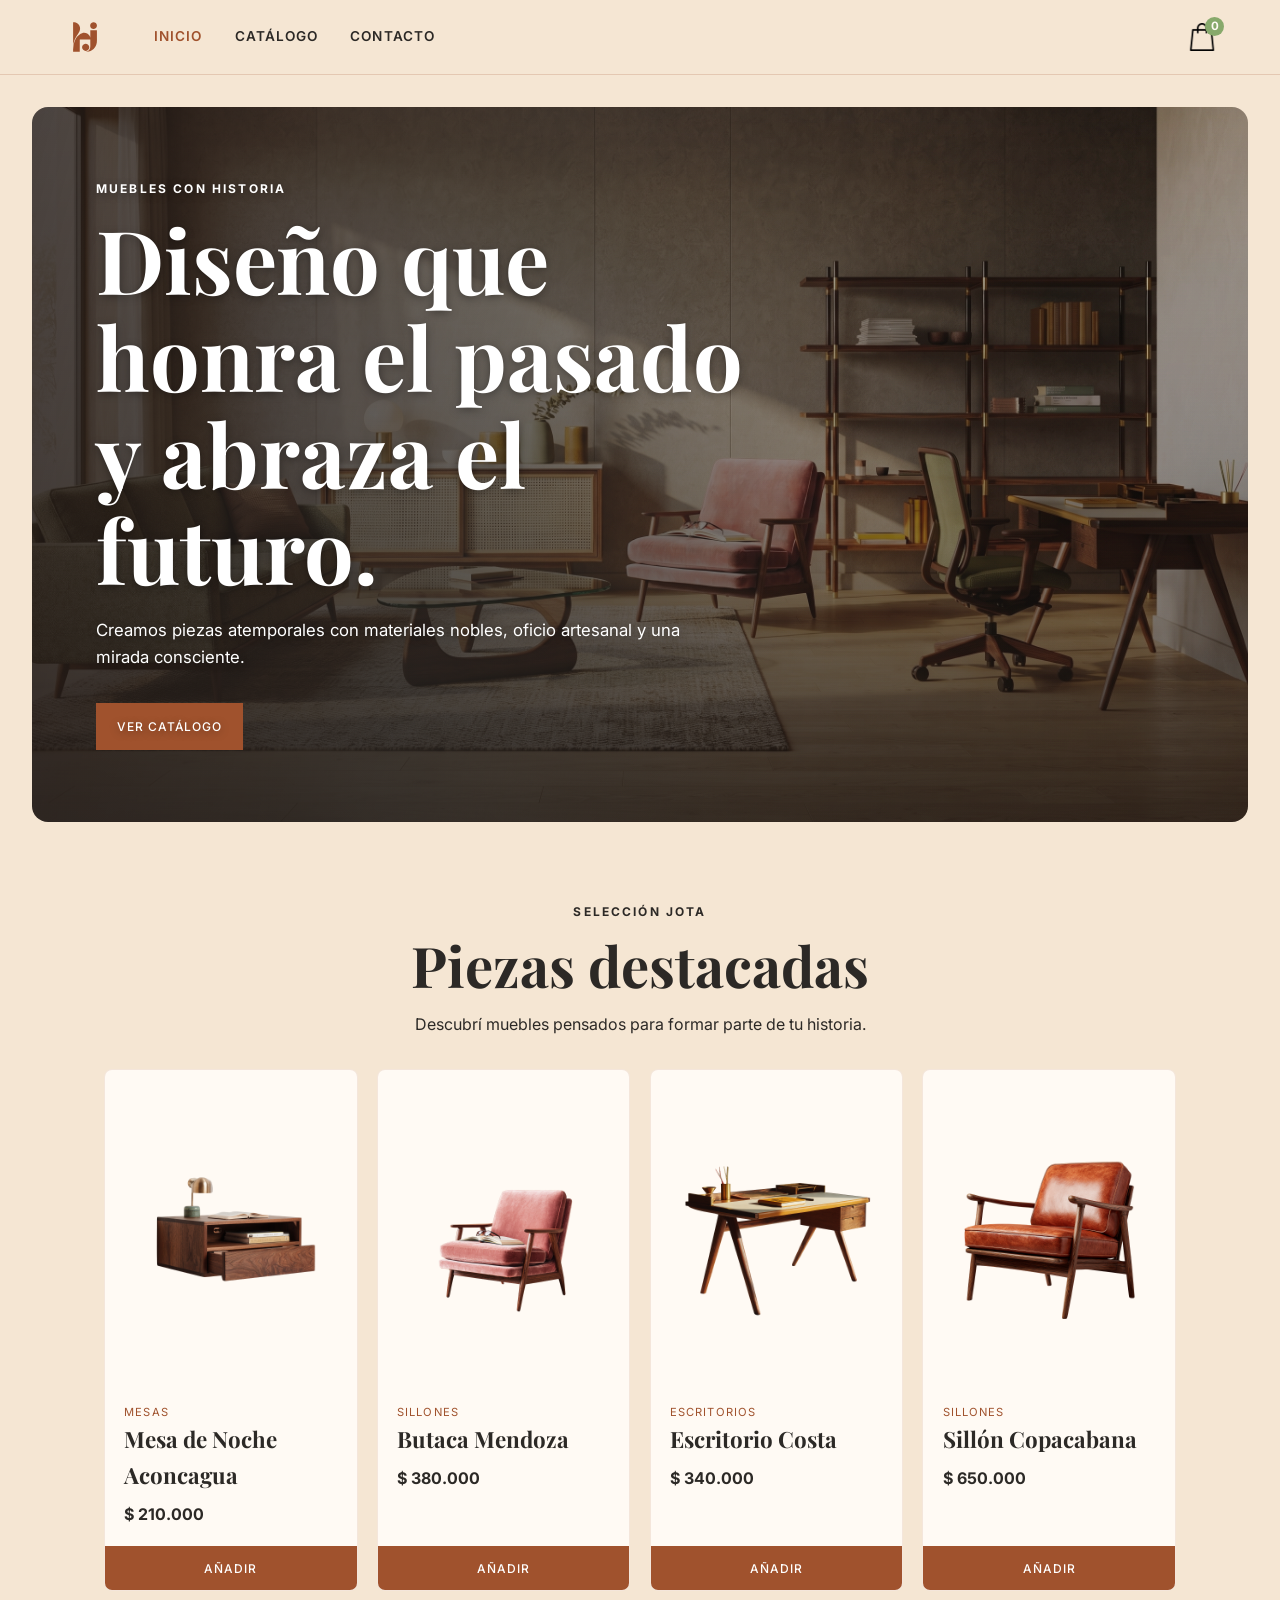
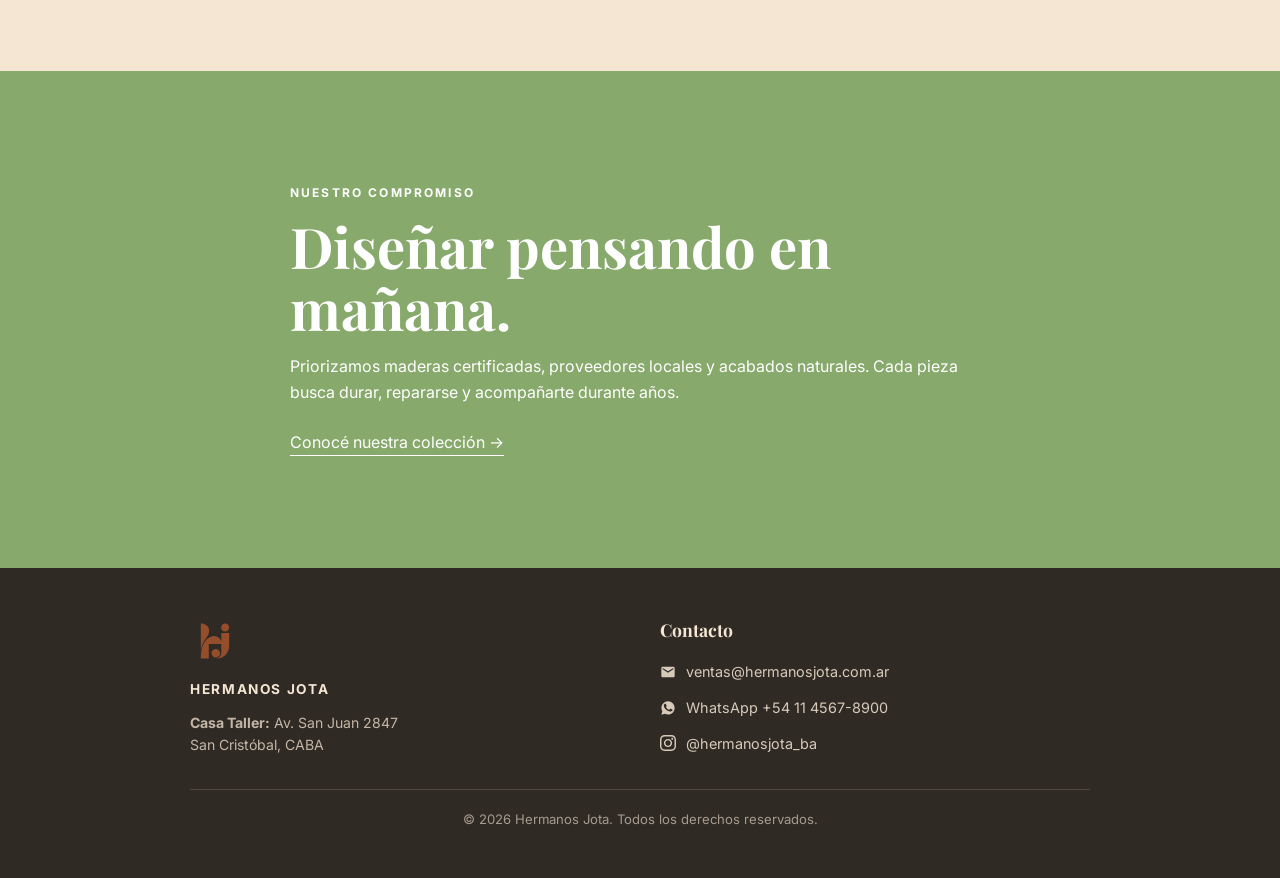
<file: index.html>
﻿<!DOCTYPE html>
<html lang="es">

<head>
  <meta charset="UTF-8">
  <meta name="viewport" content="width=device-width, initial-scale=1.0">
  <meta name="description" content="Hermanos Jota - Muebles con historia, diseño y materiales nobles.">
  <link rel="icon" href="img/logo.svg" type="image/svg+xml">
  <title>Hermanos Jota | Muebles con historia</title>
  <link rel="stylesheet" href="css/style.css">
</head>

<body>
  <header class="header">
    <div class="header-left">
      <a class="logo" href="index.html" aria-label="Hermanos Jota - Inicio">
        <img src="img/logo.svg" alt="Hermanos Jota">
      </a>
      <nav class="nav">
        <a href="index.html" class="active">Inicio</a>
        <a href="productos.html">Catálogo</a>
        <a href="contacto.html">Contacto</a>
      </nav>
    </div>
    <div class="header-right">
      <a class="cart-link" href="carrito.html" aria-label="Ver carrito de compras">
        <img src="img/logo-compras.png" alt="Carrito de compras" class="cart-icon">
        <span id="cart-count" class="cart-badge">0</span>
      </a>
    </div>
  </header>

  <main>
    <section class="hero">
      <div class="hero-content">
        <p class="eyebrow">MUEBLES CON HISTORIA</p>
        <h1>Diseño que honra el pasado y abraza el futuro.</h1>
        <p>Creamos piezas atemporales con materiales nobles, oficio artesanal y una mirada consciente.</p>
        <a class="btn" href="productos.html">VER CATÁLOGO</a>
      </div>
    </section>

    <section class="section">
      <div class="section-heading">
        <p class="eyebrow">SELECCIÓN JOTA</p>
        <h2>Piezas destacadas</h2>
        <p>Descubrí muebles pensados para formar parte de tu historia.</p>
      </div>
      <div id="featured-products" class="product-grid">
        <p>Cargando catálogo...</p>
      </div>
    </section>

    <section class="sustainability">
      <div>
        <p class="eyebrow">NUESTRO COMPROMISO</p>
        <h2>Diseñar pensando en mañana.</h2>
        <p>Priorizamos maderas certificadas, proveedores locales y acabados naturales. Cada pieza busca durar, repararse
          y acompañarte durante años.</p>
        <a class="text-link" href="productos.html">Conocé nuestra colección →</a>
      </div>
    </section>
  </main>

  <footer class="footer">
    <div class="footer-container">
      <div class="footer-brand">
        <img src="img/logo.svg" alt="Hermanos Jota" class="footer-logo-img">
        <strong class="footer-title">HERMANOS JOTA</strong>
        <p class="footer-text"><strong>Casa Taller:</strong> Av. San Juan 2847<br>San Cristóbal, CABA</p>
      </div>

      <div class="footer-contact">
        <h3 class="footer-heading">Contacto</h3>
        <ul class="footer-links">
          <li>
            <a href="mailto:ventas@hermanosjota.com.ar" class="footer-link">
              <svg class="footer-icon" viewBox="0 0 24 24" aria-hidden="true">
                <path
                  d="M20 4H4c-1.1 0-2 .9-2 2v12c0 1.1.9 2 2 2h16c1.1 0 2-.9 2-2V6c0-1.1-.9-2-2-2zm0 4l-8 5-8-5V6l8 5 8-5v2z" />
              </svg>
              ventas@hermanosjota.com.ar
            </a>
          </li>
          <li>
            <a href="https://wa.me/541145678900" target="_blank" rel="noopener noreferrer" class="footer-link">
              <svg class="footer-icon" viewBox="0 0 24 24" aria-hidden="true">
                <path
                  d="M12.04 2c-5.46 0-9.91 4.45-9.91 9.91 0 1.75.46 3.45 1.32 4.95L2.05 22l5.25-1.38c1.45.79 3.08 1.21 4.74 1.21 5.46 0 9.91-4.45 9.91-9.91 0-2.65-1.03-5.14-2.9-7.01A9.816 9.816 0 0 0 12.04 2zm5.79 14.07c-.24.68-1.4 1.25-1.92 1.32-.48.06-1.1.09-3.56-.89-3.14-1.25-5.17-4.43-5.33-4.64-.16-.21-1.27-1.69-1.27-3.23 0-1.53.8-2.29 1.09-2.6.29-.31.63-.39.84-.39.21 0 .43 0 .61.01.2.01.46-.07.72.55.26.62.89 2.16.97 2.32.08.16.13.35.03.56-.11.21-.16.34-.32.52-.16.19-.34.42-.48.56-.16.16-.33.34-.14.66.19.32.84 1.38 1.8 2.24 1.24 1.1 2.28 1.45 2.61 1.61.32.16.51.14.7-.08.19-.22.82-.95 1.04-1.28.22-.32.44-.27.73-.16.29.11 1.84.87 2.16 1.03.32.16.53.24.61.37.08.14.08.79-.16 1.47z" />
              </svg>
              WhatsApp +54 11 4567-8900
            </a>
          </li>
          <li>
            <span class="footer-link-static">
              <svg class="footer-icon" viewBox="0 0 24 24" aria-hidden="true">
                <path
                  d="M12 2.163c3.204 0 3.584.012 4.85.07 3.252.148 4.771 1.691 4.919 4.919.058 1.265.069 1.645.069 4.849 0 3.205-.012 3.584-.069 4.849-.149 3.225-1.664 4.771-4.919 4.919-1.266.058-1.644.07-4.85.07-3.204 0-3.584-.012-4.849-.07-3.26-.149-4.771-1.699-4.919-4.92-.058-1.265-.07-1.644-.07-4.849 0-3.204.013-3.583.07-4.849.149-3.227 1.664-4.771 4.919-4.919 1.266-.057 1.645-.069 4.849-.069zm0-2.163c-3.259 0-3.667.014-4.947.072-4.358.2-6.78 2.618-6.98 6.98-.059 1.281-.073 1.689-.073 4.948 0 3.259.014 3.668.072 4.948.2 4.358 2.618 6.78 6.98 6.98 1.281.058 1.689.072 4.948.072 3.259 0 3.668-.014 4.948-.072 4.354-.2 6.782-2.618 6.979-6.98.059-1.28.073-1.689.073-4.948 0-3.259-.014-3.667-.072-4.947-.196-4.354-2.617-6.78-6.979-6.98-1.281-.059-1.69-.073-4.949-.073zm0 5.838c-3.403 0-6.162 2.759-6.162 6.162s2.759 6.163 6.162 6.163 6.162-2.759 6.162-6.163c0-3.403-2.759-6.162-6.162-6.162zm0 10.162c-2.209 0-4-1.79-4-4 0-2.209 1.791-4 4-4s4 1.791 4 4c0 2.21-1.791 4-4 4zm6.406-11.845c-.796 0-1.441.645-1.441 1.44s.645 1.44 1.441 1.44c.795 0 1.439-.645 1.439-1.44s-.644-1.44-1.439-1.44z" />
              </svg>
              @hermanosjota_ba
            </span>
          </li>
        </ul>
      </div>
    </div>
    <div class="footer-bottom">
      <p>© 2026 Hermanos Jota. Todos los derechos reservados.</p>
    </div>
  </footer>

  <script src="js/productos.js"></script>
  <script src="js/app.js"></script>
</body>

</html>
</file>
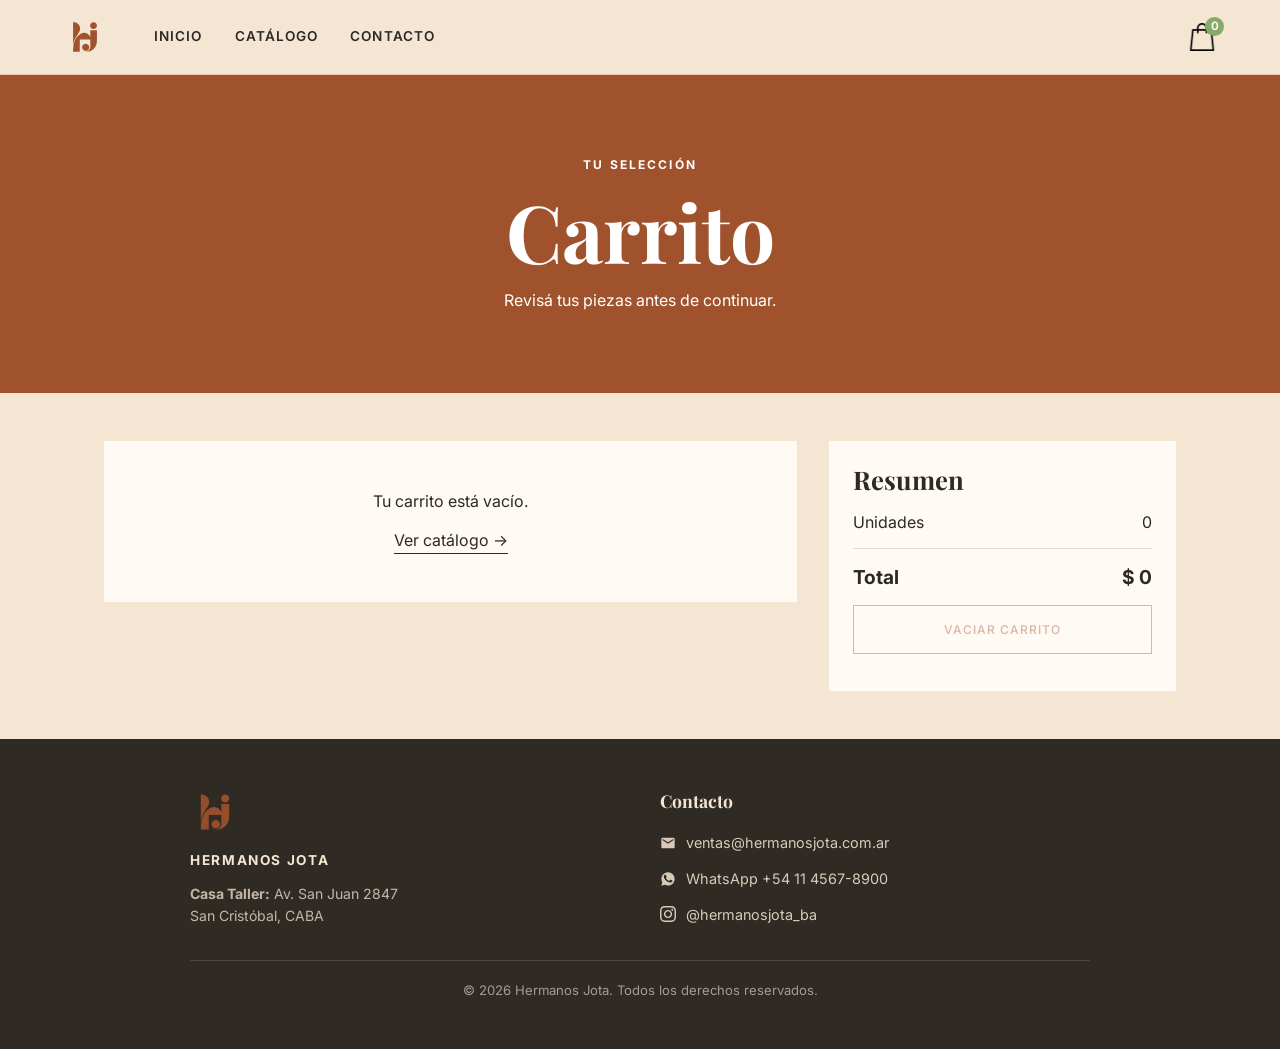
<file: carrito.html>
<!DOCTYPE html>
<html lang="es">

<head>
  <meta charset="UTF-8">
  <meta name="viewport" content="width=device-width, initial-scale=1.0">
  <link rel="icon" href="img/logo.svg" type="image/svg+xml">
  <title>Carrito | Hermanos Jota</title>
  <link rel="stylesheet" href="css/style.css">
</head>

<body>
  <header class="header">
    <div class="header-left">
      <a class="logo" href="index.html" aria-label="Hermanos Jota - Inicio">
        <img src="img/logo.svg" alt="Hermanos Jota">
      </a>
      <nav class="nav">
        <a href="index.html">Inicio</a>
        <a href="productos.html">Catálogo</a>
        <a href="contacto.html">Contacto</a>
      </nav>
    </div>
    <div class="header-right">
      <a class="cart-link" href="carrito.html" aria-label="Ver carrito de compras">
        <img src="img/logo-compras.png" alt="Carrito de compras" class="cart-icon">
        <span id="cart-count" class="cart-badge">0</span>
      </a>
    </div>
  </header>

  <main>
    <section class="page-header">
      <p class="eyebrow">TU SELECCIÓN</p>
      <h1>Carrito</h1>
      <p>Revisá tus piezas antes de continuar.</p>
    </section>

    <section class="cart-section">
      <div id="cart-items" class="cart-list">
        <p>Cargando carrito...</p>
      </div>
      <aside class="cart-summary">
        <h2>Resumen</h2>
        <p class="cart-summary-row">
          <span>Unidades</span>
          <span id="cart-summary-count">0</span>
        </p>
        <p class="cart-summary-total">
          <span>Total</span>
          <span id="cart-total">$0</span>
        </p>
        <button id="cart-clear" class="btn-outline">VACIAR CARRITO</button>
        <p id="cart-message" class="form-message" aria-live="polite"></p>
      </aside>
    </section>
  </main>

  <footer class="footer">
    <div class="footer-container">
      <div class="footer-brand">
        <img src="img/logo.svg" alt="Hermanos Jota" class="footer-logo-img">
        <strong class="footer-title">HERMANOS JOTA</strong>
        <p class="footer-text"><strong>Casa Taller:</strong> Av. San Juan 2847<br>San Cristóbal, CABA</p>
      </div>

      <div class="footer-contact">
        <h3 class="footer-heading">Contacto</h3>
        <ul class="footer-links">
          <li>
            <a href="mailto:ventas@hermanosjota.com.ar" class="footer-link">
              <svg class="footer-icon" viewBox="0 0 24 24" aria-hidden="true">
                <path
                  d="M20 4H4c-1.1 0-2 .9-2 2v12c0 1.1.9 2 2 2h16c1.1 0 2-.9 2-2V6c0-1.1-.9-2-2-2zm0 4l-8 5-8-5V6l8 5 8-5v2z" />
              </svg>
              ventas@hermanosjota.com.ar
            </a>
          </li>
          <li>
            <a href="https://wa.me/541145678900" target="_blank" rel="noopener noreferrer" class="footer-link">
              <svg class="footer-icon" viewBox="0 0 24 24" aria-hidden="true">
                <path
                  d="M12.04 2c-5.46 0-9.91 4.45-9.91 9.91 0 1.75.46 3.45 1.32 4.95L2.05 22l5.25-1.38c1.45.79 3.08 1.21 4.74 1.21 5.46 0 9.91-4.45 9.91-9.91 0-2.65-1.03-5.14-2.9-7.01A9.816 9.816 0 0 0 12.04 2zm5.79 14.07c-.24.68-1.4 1.25-1.92 1.32-.48.06-1.1.09-3.56-.89-3.14-1.25-5.17-4.43-5.33-4.64-.16-.21-1.27-1.69-1.27-3.23 0-1.53.8-2.29 1.09-2.6.29-.31.63-.39.84-.39.21 0 .43 0 .61.01.2.01.46-.07.72.55.26.62.89 2.16.97 2.32.08.16.13.35.03.56-.11.21-.16.34-.32.52-.16.19-.34.42-.48.56-.16.16-.33.34-.14.66.19.32.84 1.38 1.8 2.24 1.24 1.1 2.28 1.45 2.61 1.61.32.16.51.14.7-.08.19-.22.82-.95 1.04-1.28.22-.32.44-.27.73-.16.29.11 1.84.87 2.16 1.03.32.16.53.24.61.37.08.14.08.79-.16 1.47z" />
              </svg>
              WhatsApp +54 11 4567-8900
            </a>
          </li>
          <li>
            <span class="footer-link-static">
              <svg class="footer-icon" viewBox="0 0 24 24" aria-hidden="true">
                <path
                  d="M12 2.163c3.204 0 3.584.012 4.85.07 3.252.148 4.771 1.691 4.919 4.919.058 1.265.069 1.645.069 4.849 0 3.205-.012 3.584-.069 4.849-.149 3.225-1.664 4.771-4.919 4.919-1.266.058-1.644.07-4.85.07-3.204 0-3.584-.012-4.849-.07-3.26-.149-4.771-1.699-4.919-4.92-.058-1.265-.07-1.644-.07-4.849 0-3.204.013-3.583.07-4.849.149-3.227 1.664-4.771 4.919-4.919 1.266-.057 1.645-.069 4.849-.069zm0-2.163c-3.259 0-3.667.014-4.947.072-4.358.2-6.78 2.618-6.98 6.98-.059 1.281-.073 1.689-.073 4.948 0 3.259.014 3.668.072 4.948.2 4.358 2.618 6.78 6.98 6.98 1.281.058 1.689.072 4.948.072 3.259 0 3.668-.014 4.948-.072 4.354-.2 6.782-2.618 6.979-6.98.059-1.28.073-1.689.073-4.948 0-3.259-.014-3.667-.072-4.947-.196-4.354-2.617-6.78-6.979-6.98-1.281-.059-1.69-.073-4.949-.073zm0 5.838c-3.403 0-6.162 2.759-6.162 6.162s2.759 6.163 6.162 6.163 6.162-2.759 6.162-6.163c0-3.403-2.759-6.162-6.162-6.162zm0 10.162c-2.209 0-4-1.79-4-4 0-2.209 1.791-4 4-4s4 1.791 4 4c0 2.21-1.791 4-4 4zm6.406-11.845c-.796 0-1.441.645-1.441 1.44s.645 1.44 1.441 1.44c.795 0 1.439-.645 1.439-1.44s-.644-1.44-1.439-1.44z" />
              </svg>
              @hermanosjota_ba
            </span>
          </li>
        </ul>
      </div>
    </div>
    <div class="footer-bottom">
      <p>© 2026 Hermanos Jota. Todos los derechos reservados.</p>
    </div>
  </footer>

  <script src="js/productos.js"></script>
  <script src="js/app.js"></script>
</body>

</html>
</file>
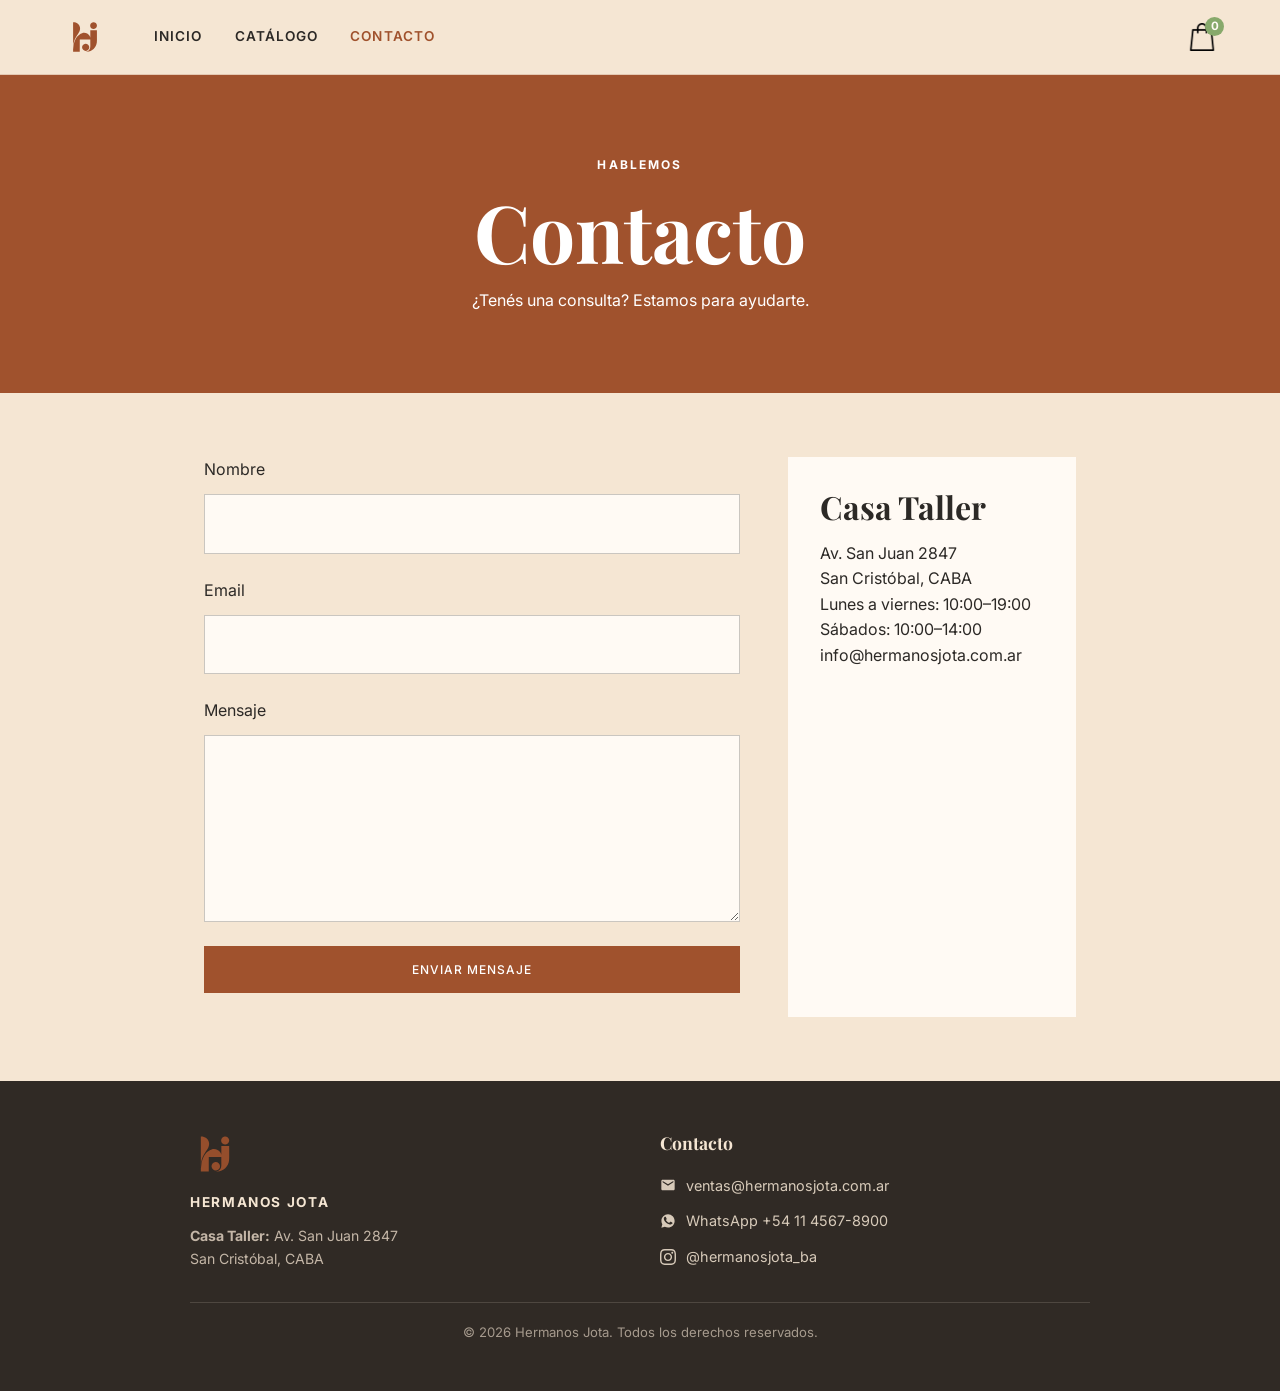
<file: contacto.html>
﻿<!DOCTYPE html>
<html lang="es">
<head>
  <meta charset="UTF-8">
  <meta name="viewport" content="width=device-width, initial-scale=1.0">
  <link rel="icon" href="img/logo.svg" type="image/svg+xml">
  <title>Contacto | Hermanos Jota</title>
  <link rel="stylesheet" href="css/style.css">
</head>
<body>
  <header class="header">
    <div class="header-left">
      <a class="logo" href="index.html" aria-label="Hermanos Jota - Inicio">
        <img src="img/logo.svg" alt="Hermanos Jota">
      </a>
      <nav class="nav">
        <a href="index.html">Inicio</a>
        <a href="productos.html">Catálogo</a>
        <a href="contacto.html" class="active">Contacto</a>
      </nav>
    </div>
    <div class="header-right">
      <a class="cart-link" href="carrito.html" aria-label="Ver carrito de compras">
        <img src="img/logo-compras.png" alt="Carrito de compras" class="cart-icon">
        <span id="cart-count" class="cart-badge">0</span>
      </a>
    </div>
  </header>

  <main>
    <section class="page-header">
      <p class="eyebrow">HABLEMOS</p>
      <h1>Contacto</h1>
      <p>¿Tenés una consulta? Estamos para ayudarte.</p>
    </section>

    <section class="contact-section">
      <form id="contact-form" class="contact-form">
        <label for="name">Nombre</label>
        <input id="name" name="name" type="text" required minlength="2">

        <label for="email">Email</label>
        <input id="email" name="email" type="email" required>

        <label for="message">Mensaje</label>
        <textarea id="message" name="message" rows="6" required minlength="10"></textarea>

        <button class="btn" type="submit">ENVIAR MENSAJE</button>
        <p id="form-message" class="form-message" aria-live="polite"></p>
      </form>

      <aside class="contact-info">
        <h2>Casa Taller</h2>
        <p>Av. San Juan 2847<br>San Cristóbal, CABA</p>
        <p>Lunes a viernes: 10:00–19:00<br>Sábados: 10:00–14:00</p>
        <p>info@hermanosjota.com.ar</p>
      </aside>
    </section>
  </main>

<footer class="footer">
  <div class="footer-container">
    <div class="footer-brand">
      <img src="img/logo.svg" alt="Hermanos Jota" class="footer-logo-img">
      <strong class="footer-title">HERMANOS JOTA</strong>
      <p class="footer-text"><strong>Casa Taller:</strong> Av. San Juan 2847<br>San Cristóbal, CABA</p>
    </div>

    <div class="footer-contact">
      <h3 class="footer-heading">Contacto</h3>
      <ul class="footer-links">
        <li>
          <a href="mailto:ventas@hermanosjota.com.ar" class="footer-link">
            <svg class="footer-icon" viewBox="0 0 24 24" aria-hidden="true"><path d="M20 4H4c-1.1 0-2 .9-2 2v12c0 1.1.9 2 2 2h16c1.1 0 2-.9 2-2V6c0-1.1-.9-2-2-2zm0 4l-8 5-8-5V6l8 5 8-5v2z"/></svg>
            ventas@hermanosjota.com.ar
          </a>
        </li>
        <li>
          <a href="https://wa.me/541145678900" target="_blank" rel="noopener noreferrer" class="footer-link">
            <svg class="footer-icon" viewBox="0 0 24 24" aria-hidden="true"><path d="M12.04 2c-5.46 0-9.91 4.45-9.91 9.91 0 1.75.46 3.45 1.32 4.95L2.05 22l5.25-1.38c1.45.79 3.08 1.21 4.74 1.21 5.46 0 9.91-4.45 9.91-9.91 0-2.65-1.03-5.14-2.9-7.01A9.816 9.816 0 0 0 12.04 2zm5.79 14.07c-.24.68-1.4 1.25-1.92 1.32-.48.06-1.1.09-3.56-.89-3.14-1.25-5.17-4.43-5.33-4.64-.16-.21-1.27-1.69-1.27-3.23 0-1.53.8-2.29 1.09-2.6.29-.31.63-.39.84-.39.21 0 .43 0 .61.01.2.01.46-.07.72.55.26.62.89 2.16.97 2.32.08.16.13.35.03.56-.11.21-.16.34-.32.52-.16.19-.34.42-.48.56-.16.16-.33.34-.14.66.19.32.84 1.38 1.8 2.24 1.24 1.1 2.28 1.45 2.61 1.61.32.16.51.14.7-.08.19-.22.82-.95 1.04-1.28.22-.32.44-.27.73-.16.29.11 1.84.87 2.16 1.03.32.16.53.24.61.37.08.14.08.79-.16 1.47z"/></svg>
            WhatsApp +54 11 4567-8900
          </a>
        </li>
        <li>
          <span class="footer-link-static">
            <svg class="footer-icon" viewBox="0 0 24 24" aria-hidden="true"><path d="M12 2.163c3.204 0 3.584.012 4.85.07 3.252.148 4.771 1.691 4.919 4.919.058 1.265.069 1.645.069 4.849 0 3.205-.012 3.584-.069 4.849-.149 3.225-1.664 4.771-4.919 4.919-1.266.058-1.644.07-4.85.07-3.204 0-3.584-.012-4.849-.07-3.26-.149-4.771-1.699-4.919-4.92-.058-1.265-.07-1.644-.07-4.849 0-3.204.013-3.583.07-4.849.149-3.227 1.664-4.771 4.919-4.919 1.266-.057 1.645-.069 4.849-.069zm0-2.163c-3.259 0-3.667.014-4.947.072-4.358.2-6.78 2.618-6.98 6.98-.059 1.281-.073 1.689-.073 4.948 0 3.259.014 3.668.072 4.948.2 4.358 2.618 6.78 6.98 6.98 1.281.058 1.689.072 4.948.072 3.259 0 3.668-.014 4.948-.072 4.354-.2 6.782-2.618 6.979-6.98.059-1.28.073-1.689.073-4.948 0-3.259-.014-3.667-.072-4.947-.196-4.354-2.617-6.78-6.979-6.98-1.281-.059-1.69-.073-4.949-.073zm0 5.838c-3.403 0-6.162 2.759-6.162 6.162s2.759 6.163 6.162 6.163 6.162-2.759 6.162-6.163c0-3.403-2.759-6.162-6.162-6.162zm0 10.162c-2.209 0-4-1.79-4-4 0-2.209 1.791-4 4-4s4 1.791 4 4c0 2.21-1.791 4-4 4zm6.406-11.845c-.796 0-1.441.645-1.441 1.44s.645 1.44 1.441 1.44c.795 0 1.439-.645 1.439-1.44s-.644-1.44-1.439-1.44z"/></svg>
            @hermanosjota_ba
          </span>
        </li>
      </ul>
    </div>
  </div>
  <div class="footer-bottom">
    <p>© 2026 Hermanos Jota. Todos los derechos reservados.</p>
  </div>
</footer>

  <script src="js/productos.js"></script>
  <script src="js/app.js"></script>
</body>
</html>
</file>
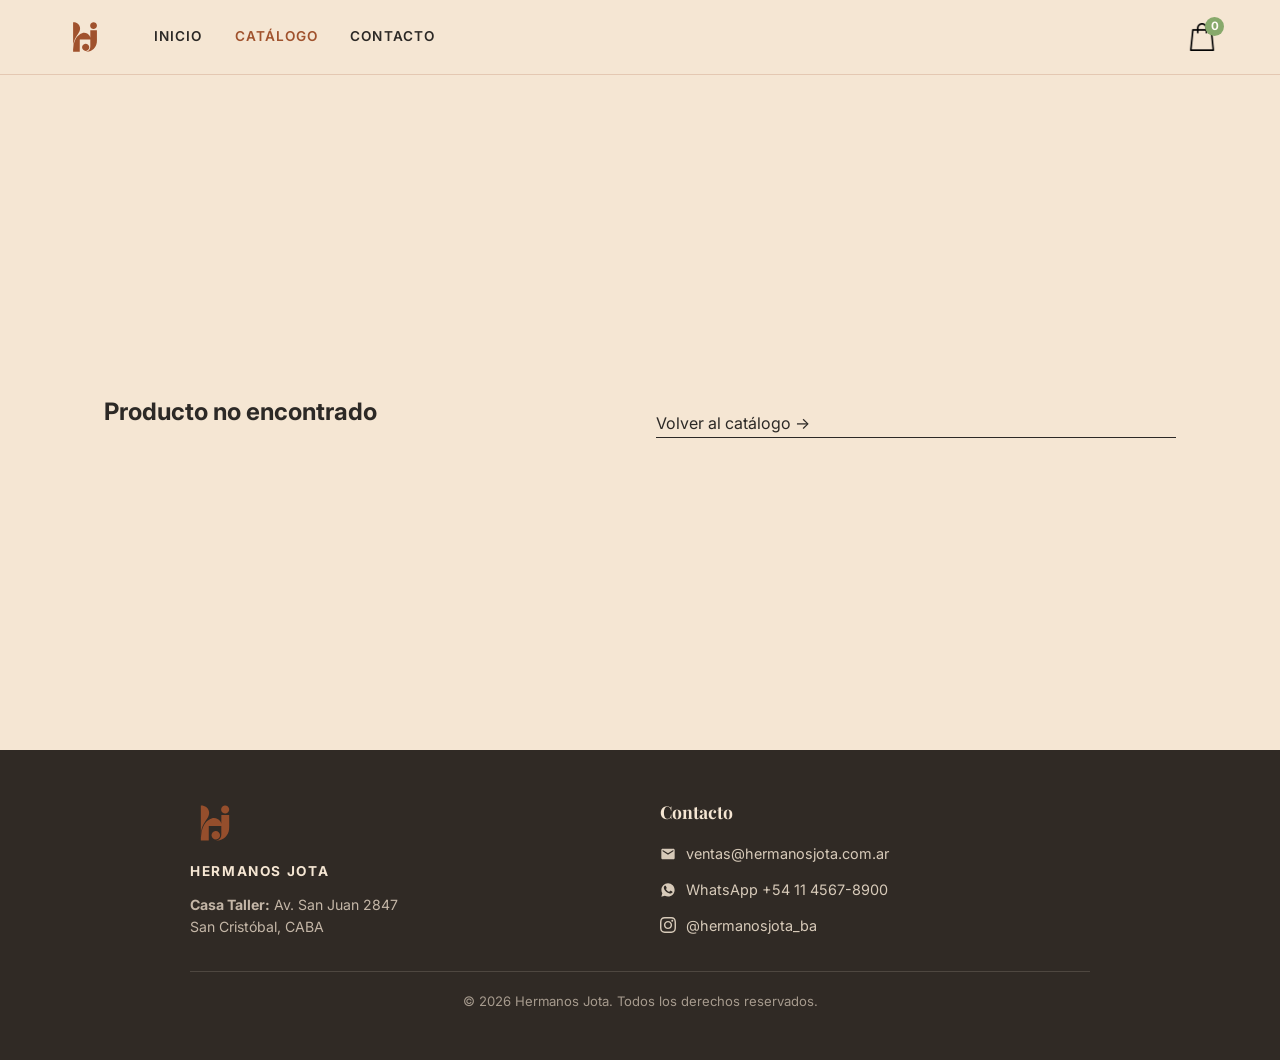
<file: producto.html>
﻿<!DOCTYPE html>
<html lang="es">
<head>
  <meta charset="UTF-8">
  <meta name="viewport" content="width=device-width, initial-scale=1.0">
  <link rel="icon" href="img/logo.svg" type="image/svg+xml">
  <title>Producto | Hermanos Jota</title>
  <link rel="stylesheet" href="css/style.css">
</head>
<body>
  <header class="header">
    <div class="header-left">
      <a class="logo" href="index.html" aria-label="Hermanos Jota - Inicio">
        <img src="img/logo.svg" alt="Hermanos Jota">
      </a>
      <nav class="nav">
        <a href="index.html">Inicio</a>
        <a href="productos.html" class="active">Catálogo</a>
        <a href="contacto.html">Contacto</a>
      </nav>
    </div>
    <div class="header-right">
      <a class="cart-link" href="carrito.html" aria-label="Ver carrito de compras">
        <img src="img/logo-compras.png" alt="Carrito de compras" class="cart-icon">
        <span id="cart-count" class="cart-badge">0</span>
      </a>
    </div>
  </header>

  <main>
    <section id="product-detail" class="product-detail">
      <p>Cargando producto...</p>
    </section>
  </main>

<footer class="footer">
  <div class="footer-container">
    <div class="footer-brand">
      <img src="img/logo.svg" alt="Hermanos Jota" class="footer-logo-img">
      <strong class="footer-title">HERMANOS JOTA</strong>
      <p class="footer-text"><strong>Casa Taller:</strong> Av. San Juan 2847<br>San Cristóbal, CABA</p>
    </div>

    <div class="footer-contact">
      <h3 class="footer-heading">Contacto</h3>
      <ul class="footer-links">
        <li>
          <a href="mailto:ventas@hermanosjota.com.ar" class="footer-link">
            <svg class="footer-icon" viewBox="0 0 24 24" aria-hidden="true"><path d="M20 4H4c-1.1 0-2 .9-2 2v12c0 1.1.9 2 2 2h16c1.1 0 2-.9 2-2V6c0-1.1-.9-2-2-2zm0 4l-8 5-8-5V6l8 5 8-5v2z"/></svg>
            ventas@hermanosjota.com.ar
          </a>
        </li>
        <li>
          <a href="https://wa.me/541145678900" target="_blank" rel="noopener noreferrer" class="footer-link">
            <svg class="footer-icon" viewBox="0 0 24 24" aria-hidden="true"><path d="M12.04 2c-5.46 0-9.91 4.45-9.91 9.91 0 1.75.46 3.45 1.32 4.95L2.05 22l5.25-1.38c1.45.79 3.08 1.21 4.74 1.21 5.46 0 9.91-4.45 9.91-9.91 0-2.65-1.03-5.14-2.9-7.01A9.816 9.816 0 0 0 12.04 2zm5.79 14.07c-.24.68-1.4 1.25-1.92 1.32-.48.06-1.1.09-3.56-.89-3.14-1.25-5.17-4.43-5.33-4.64-.16-.21-1.27-1.69-1.27-3.23 0-1.53.8-2.29 1.09-2.6.29-.31.63-.39.84-.39.21 0 .43 0 .61.01.2.01.46-.07.72.55.26.62.89 2.16.97 2.32.08.16.13.35.03.56-.11.21-.16.34-.32.52-.16.19-.34.42-.48.56-.16.16-.33.34-.14.66.19.32.84 1.38 1.8 2.24 1.24 1.1 2.28 1.45 2.61 1.61.32.16.51.14.7-.08.19-.22.82-.95 1.04-1.28.22-.32.44-.27.73-.16.29.11 1.84.87 2.16 1.03.32.16.53.24.61.37.08.14.08.79-.16 1.47z"/></svg>
            WhatsApp +54 11 4567-8900
          </a>
        </li>
        <li>
          <span class="footer-link-static">
            <svg class="footer-icon" viewBox="0 0 24 24" aria-hidden="true"><path d="M12 2.163c3.204 0 3.584.012 4.85.07 3.252.148 4.771 1.691 4.919 4.919.058 1.265.069 1.645.069 4.849 0 3.205-.012 3.584-.069 4.849-.149 3.225-1.664 4.771-4.919 4.919-1.266.058-1.644.07-4.85.07-3.204 0-3.584-.012-4.849-.07-3.26-.149-4.771-1.699-4.919-4.92-.058-1.265-.07-1.644-.07-4.849 0-3.204.013-3.583.07-4.849.149-3.227 1.664-4.771 4.919-4.919 1.266-.057 1.645-.069 4.849-.069zm0-2.163c-3.259 0-3.667.014-4.947.072-4.358.2-6.78 2.618-6.98 6.98-.059 1.281-.073 1.689-.073 4.948 0 3.259.014 3.668.072 4.948.2 4.358 2.618 6.78 6.98 6.98 1.281.058 1.689.072 4.948.072 3.259 0 3.668-.014 4.948-.072 4.354-.2 6.782-2.618 6.979-6.98.059-1.28.073-1.689.073-4.948 0-3.259-.014-3.667-.072-4.947-.196-4.354-2.617-6.78-6.979-6.98-1.281-.059-1.69-.073-4.949-.073zm0 5.838c-3.403 0-6.162 2.759-6.162 6.162s2.759 6.163 6.162 6.163 6.162-2.759 6.162-6.163c0-3.403-2.759-6.162-6.162-6.162zm0 10.162c-2.209 0-4-1.79-4-4 0-2.209 1.791-4 4-4s4 1.791 4 4c0 2.21-1.791 4-4 4zm6.406-11.845c-.796 0-1.441.645-1.441 1.44s.645 1.44 1.441 1.44c.795 0 1.439-.645 1.439-1.44s-.644-1.44-1.439-1.44z"/></svg>
            @hermanosjota_ba
          </span>
        </li>
      </ul>
    </div>
  </div>
  <div class="footer-bottom">
    <p>© 2026 Hermanos Jota. Todos los derechos reservados.</p>
  </div>
</footer>

  <script src="js/productos.js"></script>
  <script src="js/app.js"></script>
</body>
</html>
</file>
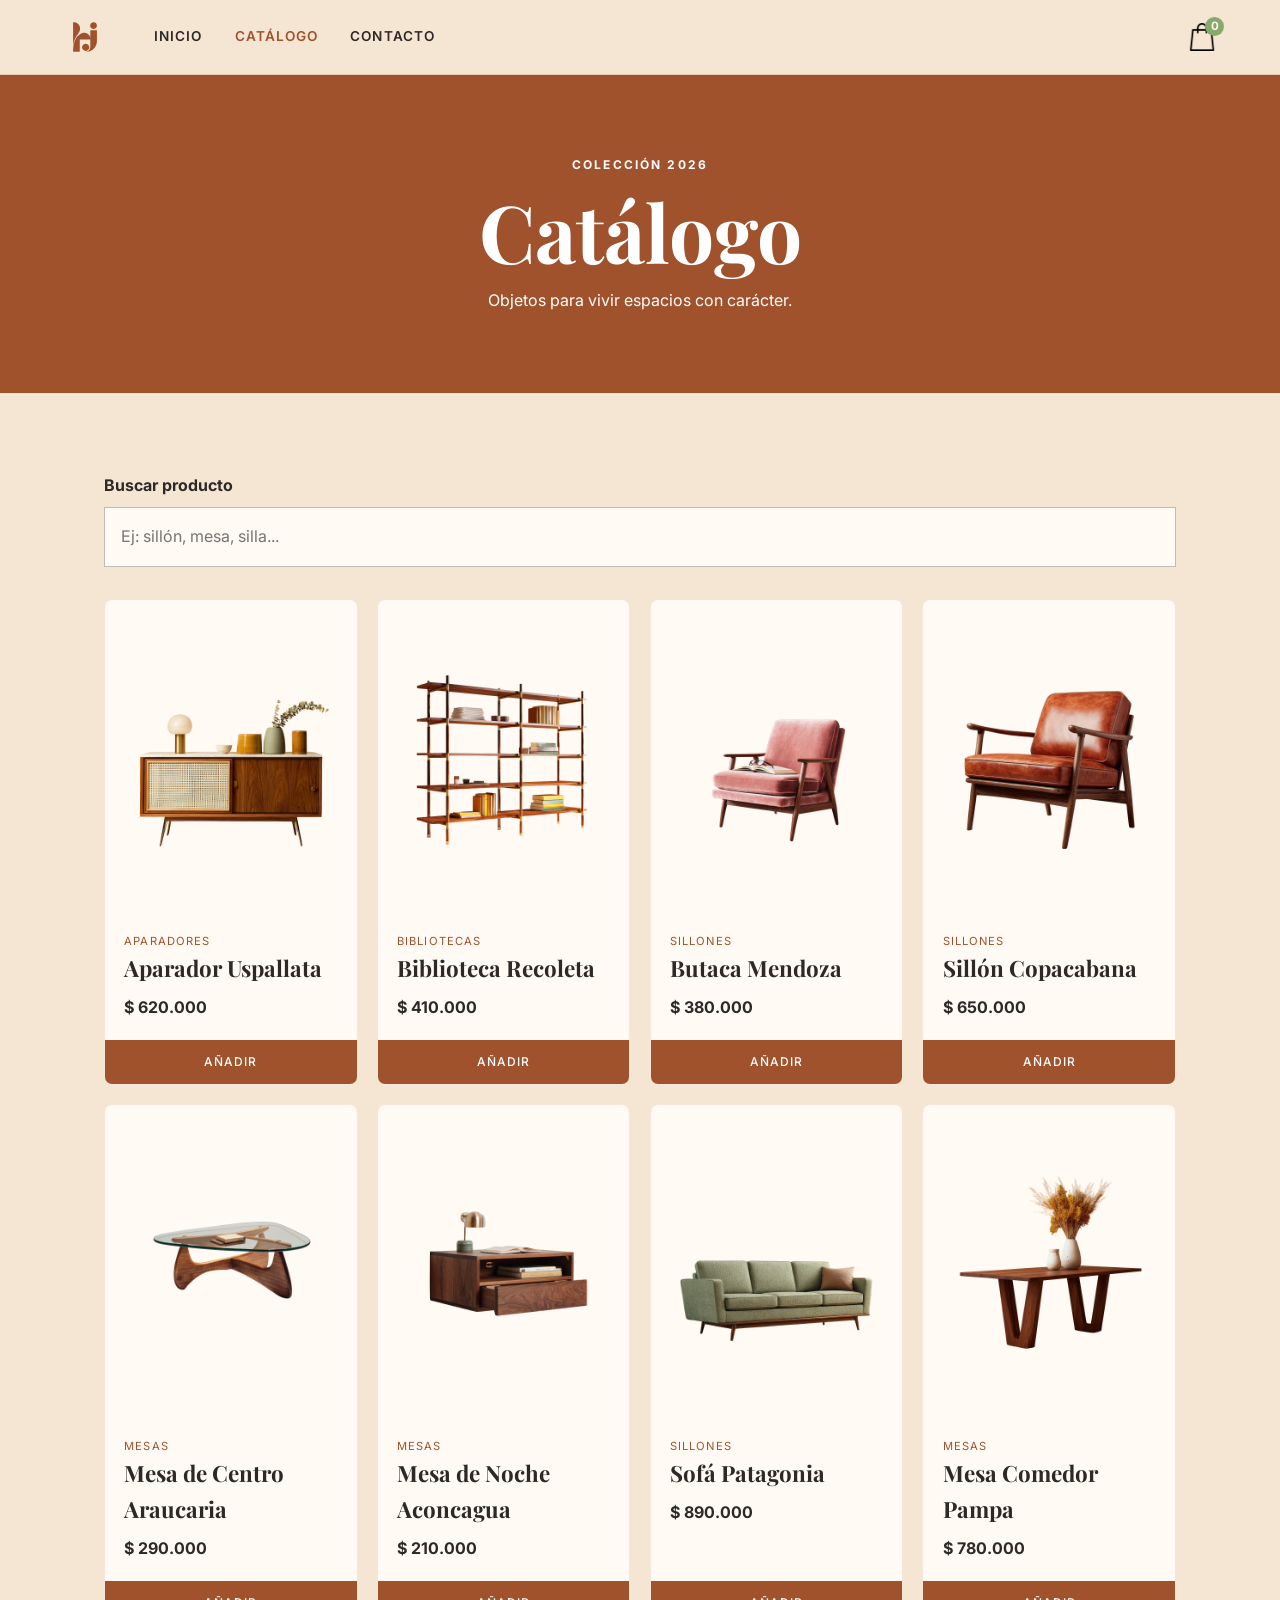
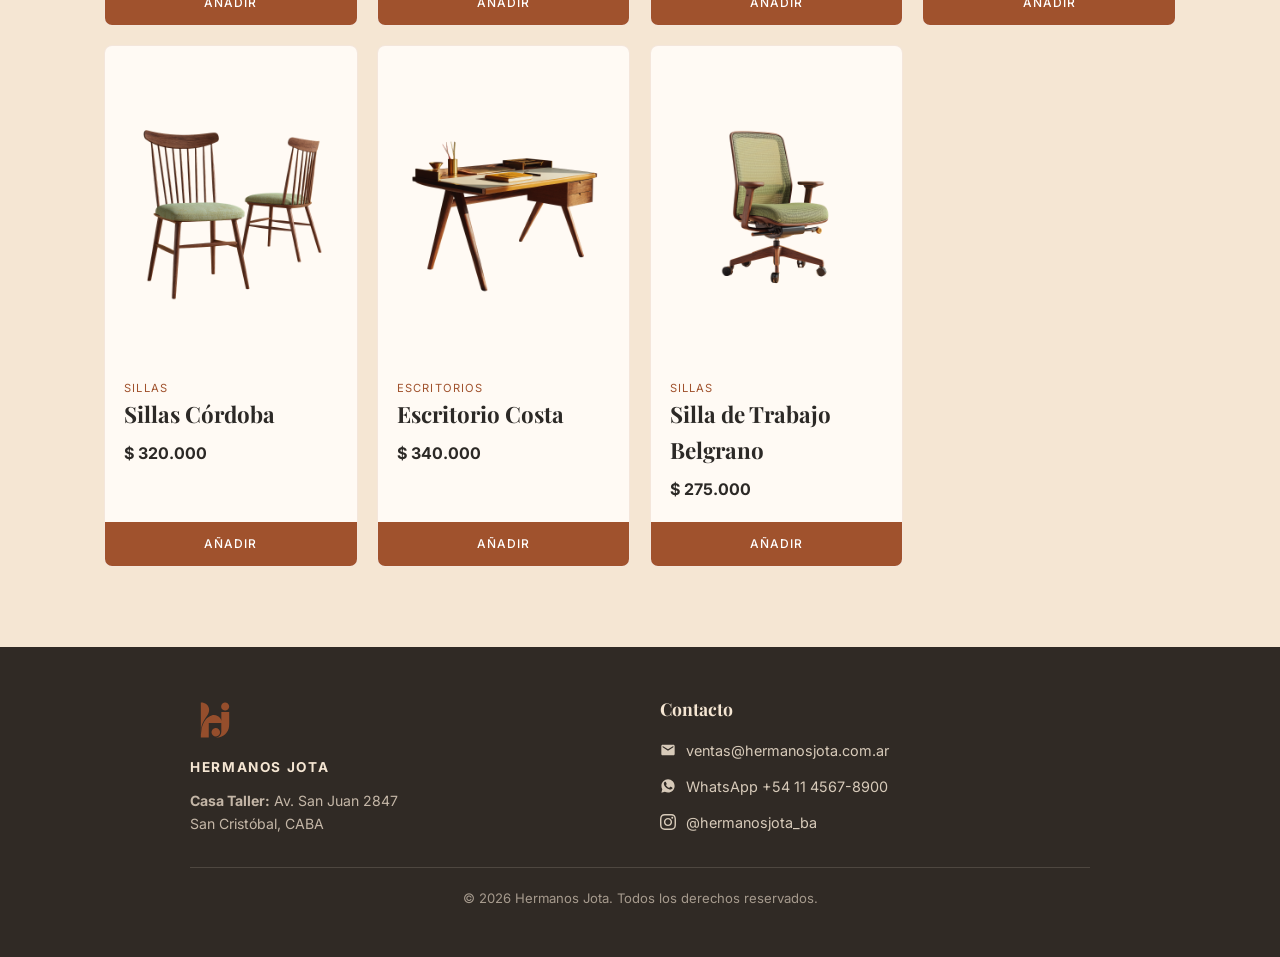
<file: productos.html>
<!DOCTYPE html>
<html lang="es">

<head>
  <meta charset="UTF-8">
  <meta name="viewport" content="width=device-width, initial-scale=1.0">
  <link rel="icon" href="img/logo.svg" type="image/svg+xml">
  <title>Catálogo | Hermanos Jota</title>
  <link rel="stylesheet" href="css/style.css">
</head>

<body>
  <header class="header">
    <div class="header-left">
      <a class="logo" href="index.html" aria-label="Hermanos Jota - Inicio">
        <img src="img/logo.svg" alt="Hermanos Jota">
      </a>
      <nav class="nav">
        <a href="index.html">Inicio</a>
        <a href="productos.html" class="active">Catálogo</a>
        <a href="contacto.html">Contacto</a>
      </nav>
    </div>
    <div class="header-right">
      <a class="cart-link" href="carrito.html" aria-label="Ver carrito de compras">
        <img src="img/logo-compras.png" alt="Carrito de compras" class="cart-icon">
        <span id="cart-count" class="cart-badge">0</span>
      </a>
    </div>
  </header>

  <main>
    <section class="page-header">
      <p class="eyebrow">COLECCIÓN 2026</p>
      <h1>Catálogo</h1>
      <p>Objetos para vivir espacios con carácter.</p>
    </section>

    <section class="section catalog-section">
      <label class="search-label" for="search">Buscar producto</label>
      <input id="search" class="search-input" type="search" placeholder="Ej: sillón, mesa, silla...">
      <div id="product-grid" class="product-grid">
        <p>Cargando catálogo...</p>
      </div>
    </section>
  </main>

  <footer class="footer">
    <div class="footer-container">
      <div class="footer-brand">
        <img src="img/logo.svg" alt="Hermanos Jota" class="footer-logo-img">
        <strong class="footer-title">HERMANOS JOTA</strong>
        <p class="footer-text"><strong>Casa Taller:</strong> Av. San Juan 2847<br>San Cristóbal, CABA</p>
      </div>

      <div class="footer-contact">
        <h3 class="footer-heading">Contacto</h3>
        <ul class="footer-links">
          <li>
            <a href="mailto:ventas@hermanosjota.com.ar" class="footer-link">
              <svg class="footer-icon" viewBox="0 0 24 24" aria-hidden="true">
                <path
                  d="M20 4H4c-1.1 0-2 .9-2 2v12c0 1.1.9 2 2 2h16c1.1 0 2-.9 2-2V6c0-1.1-.9-2-2-2zm0 4l-8 5-8-5V6l8 5 8-5v2z" />
              </svg>
              ventas@hermanosjota.com.ar
            </a>
          </li>
          <li>
            <a href="https://wa.me/541145678900" target="_blank" rel="noopener noreferrer" class="footer-link">
              <svg class="footer-icon" viewBox="0 0 24 24" aria-hidden="true">
                <path
                  d="M12.04 2c-5.46 0-9.91 4.45-9.91 9.91 0 1.75.46 3.45 1.32 4.95L2.05 22l5.25-1.38c1.45.79 3.08 1.21 4.74 1.21 5.46 0 9.91-4.45 9.91-9.91 0-2.65-1.03-5.14-2.9-7.01A9.816 9.816 0 0 0 12.04 2zm5.79 14.07c-.24.68-1.4 1.25-1.92 1.32-.48.06-1.1.09-3.56-.89-3.14-1.25-5.17-4.43-5.33-4.64-.16-.21-1.27-1.69-1.27-3.23 0-1.53.8-2.29 1.09-2.6.29-.31.63-.39.84-.39.21 0 .43 0 .61.01.2.01.46-.07.72.55.26.62.89 2.16.97 2.32.08.16.13.35.03.56-.11.21-.16.34-.32.52-.16.19-.34.42-.48.56-.16.16-.33.34-.14.66.19.32.84 1.38 1.8 2.24 1.24 1.1 2.28 1.45 2.61 1.61.32.16.51.14.7-.08.19-.22.82-.95 1.04-1.28.22-.32.44-.27.73-.16.29.11 1.84.87 2.16 1.03.32.16.53.24.61.37.08.14.08.79-.16 1.47z" />
              </svg>
              WhatsApp +54 11 4567-8900
            </a>
          </li>
          <li>
            <span class="footer-link-static">
              <svg class="footer-icon" viewBox="0 0 24 24" aria-hidden="true">
                <path
                  d="M12 2.163c3.204 0 3.584.012 4.85.07 3.252.148 4.771 1.691 4.919 4.919.058 1.265.069 1.645.069 4.849 0 3.205-.012 3.584-.069 4.849-.149 3.225-1.664 4.771-4.919 4.919-1.266.058-1.644.07-4.85.07-3.204 0-3.584-.012-4.849-.07-3.26-.149-4.771-1.699-4.919-4.92-.058-1.265-.07-1.644-.07-4.849 0-3.204.013-3.583.07-4.849.149-3.227 1.664-4.771 4.919-4.919 1.266-.057 1.645-.069 4.849-.069zm0-2.163c-3.259 0-3.667.014-4.947.072-4.358.2-6.78 2.618-6.98 6.98-.059 1.281-.073 1.689-.073 4.948 0 3.259.014 3.668.072 4.948.2 4.358 2.618 6.78 6.98 6.98 1.281.058 1.689.072 4.948.072 3.259 0 3.668-.014 4.948-.072 4.354-.2 6.782-2.618 6.979-6.98.059-1.28.073-1.689.073-4.948 0-3.259-.014-3.667-.072-4.947-.196-4.354-2.617-6.78-6.979-6.98-1.281-.059-1.69-.073-4.949-.073zm0 5.838c-3.403 0-6.162 2.759-6.162 6.162s2.759 6.163 6.162 6.163 6.162-2.759 6.162-6.163c0-3.403-2.759-6.162-6.162-6.162zm0 10.162c-2.209 0-4-1.79-4-4 0-2.209 1.791-4 4-4s4 1.791 4 4c0 2.21-1.791 4-4 4zm6.406-11.845c-.796 0-1.441.645-1.441 1.44s.645 1.44 1.441 1.44c.795 0 1.439-.645 1.439-1.44s-.644-1.44-1.439-1.44z" />
              </svg>
              @hermanosjota_ba
            </span>
          </li>
        </ul>
      </div>
    </div>
    <div class="footer-bottom">
      <p>© 2026 Hermanos Jota. Todos los derechos reservados.</p>
    </div>
  </footer>

  <script src="js/productos.js"></script>
  <script src="js/app.js"></script>
</body>

</html>
</file>
<file: css/style.css>
@import url('https://fonts.googleapis.com/css2?family=Inter:wght@300;400;500;700&family=Playfair+Display:wght@400;700&display=swap');

:root {
  --siena: #A0522D;
  --salvia: #87A96B;
  --alabastro: #F5E6D3;
  --oro: #D4A437;
  --rosa: #C47A6D;
  --texto: #2c2926;
  --blanco: #fffaf4;
}

* {
  box-sizing: border-box;
  margin: 0;
  padding: 0;
}

body {
  background: var(--alabastro);
  color: var(--texto);
  font-family: "Inter", sans-serif;
  line-height: 1.6;
}

a {
  color: inherit;
  text-decoration: none;
}

.header {
  align-items: center;
  background: var(--alabastro);
  border-bottom: 1px solid rgba(160, 82, 45, .2);
  display: flex;
  justify-content: space-between;
  padding: 0.9rem 1.2rem;
}

.header-left {
  align-items: center;
  display: flex;
  gap: 1.5rem;
}

.logo {
  display: inline-flex;
  flex-shrink: 0;
}

.logo img {
  display: block;
  height: 42px;
  width: auto;
}

.nav {
  align-items: center;
  display: flex;
  flex-wrap: wrap;
  gap: 1.2rem;
}

.nav a {
  color: var(--texto);
  font-size: 0.85rem;
  font-weight: 600;
  letter-spacing: 0.08em;
  text-transform: uppercase;
  transition: color .2s;
}

.nav a:hover,
.nav a.active {
  color: var(--siena);
}

.header-right {
  align-items: center;
  display: flex;
}

.cart-link {
  align-items: center;
  display: inline-flex;
  position: relative;
}

.cart-icon {
  display: block;
  height: 28px;
  width: auto;
}

.cart-badge {
  align-items: center;
  background: var(--salvia);
  border-radius: 50%;
  color: var(--blanco);
  display: flex;
  font-size: 0.72rem;
  font-weight: 700;
  height: 19px;
  justify-content: center;
  line-height: 1;
  position: absolute;
  right: -8px;
  top: -6px;
  width: 19px;
}

.hero {
  align-items: flex-end;
  background:
    linear-gradient(105deg,
      rgba(35, 25, 20, 0.82) 0%,
      rgba(44, 41, 38, 0.6) 38%,
      rgba(44, 41, 38, 0.25) 65%,
      rgba(44, 41, 38, 0.1) 100%),
    linear-gradient(0deg,
      rgba(25, 18, 14, 0.75) 0%,
      rgba(25, 18, 14, 0.3) 50%,
      transparent 100%),
    url("../img/imagen-principal.jpg") center/cover no-repeat;
  border-radius: 12px;
  color: #ffffff;
  display: flex;
  margin: 1.2rem auto 0;
  max-width: 1320px;
  min-height: 68vh;
  overflow: hidden;
  padding: 2.5rem 1.5rem;
  width: calc(100% - 2.4rem);
}

.hero-content {
  max-width: 680px;
  text-shadow: 0 2px 8px rgba(0, 0, 0, 0.35);
}

.eyebrow {
  font-size: .75rem;
  font-weight: 700;
  letter-spacing: .18em;
  margin-bottom: .8rem;
}

.hero h1,
.page-header h1,
.detail-content h1,
h2 {
  font-family: "Playfair Display", Georgia, serif;
  line-height: 1.1;
}

.hero h1 {
  font-size: clamp(2.5rem, 8vw, 5.5rem);
  margin-bottom: 1.2rem;
}

.hero p:not(.eyebrow) {
  font-size: 1.05rem;
  margin-bottom: 2rem;
  max-width: 600px;
}

.btn {
  background: var(--siena);
  border: 0;
  color: white;
  cursor: pointer;
  display: inline-block;
  font: 500 .75rem "Inter", sans-serif;
  letter-spacing: .08em;
  padding: 1rem 1.3rem;
  transition: transform .2s, opacity .2s;
}

.btn:hover {
  opacity: .9;
  transform: translateY(-2px);
}

.btn-small {
  margin: 0;
  padding: .9rem 1rem;
  text-align: center;
  width: 100%;
}

.section {
  margin: auto;
  max-width: 1200px;
  padding: 5rem 1.2rem;
}

.section-heading {
  margin-bottom: 2rem;
  text-align: center;
}

.section-heading h2,
.sustainability h2 {
  font-size: clamp(2rem, 5vw, 3.5rem);
  margin-bottom: 1rem;
}

.product-grid {
  display: grid;
  gap: 1.2rem;
  grid-template-columns: repeat(auto-fill, minmax(220px, 1fr));
}

.product-card {
  background: var(--blanco);
  border: 1px solid rgba(160, 82, 45, .12);
  border-radius: 8px;
  display: flex;
  flex-direction: column;
  height: 100%;
  overflow: hidden;
}

.product-card a {
  display: flex;
  flex: 1;
  flex-direction: column;
}

.product-image {
  aspect-ratio: 4 / 5;
  display: flex;
  align-items: center;
  justify-content: center;
  overflow: hidden;
  padding: 1rem;
}

.product-image img {
  height: 100%;
  object-fit: contain;
  transition: transform .4s;
  width: 100%;
}

.detail-image img {
  height: 100%;
  object-fit: contain;
  transition: transform .4s;
  width: 100%;
}

.product-card:hover img {
  transform: scale(1.04);
}

.product-info {
  flex: 1;
  padding: 1.2rem;
}

.category {
  color: var(--siena);
  font-size: .7rem;
  letter-spacing: .1em;
  text-transform: uppercase;
}

.product-info h3 {
  font-family: "Playfair Display", Georgia, serif;
  font-size: 1.4rem;
}

.price,
.detail-price {
  font-weight: 700;
  margin-top: .5rem;
}

.sustainability {
  background: var(--salvia);
  color: #fff;
  padding: 5rem 1.2rem;
}

.sustainability>div {
  margin: auto;
  max-width: 700px;
}

.text-link {
  border-bottom: 1px solid currentColor;
  display: inline-block;
  margin-top: 1.5rem;
}

.footer {
  background: #302a25;
  color: var(--alabastro);
  padding: 3rem 1.2rem 1.5rem;
}

/* Footer detailed styles */
.footer-container {
  display: grid;
  gap: 2.5rem;
  grid-template-columns: 1fr;
  max-width: 900px;
  margin: 0 auto;
}

@media (min-width: 768px) {
  .footer-container {
    grid-template-columns: 1fr 1fr;
    align-items: start;
  }
}

.footer-brand,
.footer-contact {
  display: flex;
  flex-direction: column;
}

.footer-logo-img {
  max-width: 50px;
  margin-bottom: 0.8rem;
  opacity: 0.9;
}

.footer-title {
  font-family: "Inter", sans-serif;
  font-size: 0.85rem;
  font-weight: 700;
  letter-spacing: 0.12em;
  color: var(--alabastro);
  text-transform: uppercase;
  margin-bottom: 0.7rem;
}

.footer-text {
  margin: 0;
  line-height: 1.6;
  font-size: 0.88rem;
  color: rgba(245, 230, 211, 0.75);
}

.footer-heading {
  font-family: "Playfair Display", Georgia, serif;
  font-size: 1.1rem;
  font-weight: 700;
  color: var(--alabastro);
  margin-bottom: 1rem;
}

.footer-links {
  list-style: none;
  padding: 0;
  margin: 0;
  display: flex;
  flex-direction: column;
  gap: 0.8rem;
}

.footer-link {
  color: rgba(245, 230, 211, 0.85);
  text-decoration: none;
  display: flex;
  align-items: center;
  gap: 0.6rem;
  font-size: 0.9rem;
  transition: color 0.2s;
}

.footer-link:hover {
  color: var(--alabastro);
}

.footer-icon {
  width: 1rem;
  height: 1rem;
  fill: currentColor;
  flex-shrink: 0;
}

.footer-link-static {
  color: rgba(245, 230, 211, 0.85);
  display: flex;
  align-items: center;
  gap: 0.6rem;
  font-size: 0.9rem;
}

.footer-bottom {
  max-width: 900px;
  margin: 2rem auto 0;
  padding-top: 1.2rem;
  border-top: 1px solid rgba(245, 230, 211, 0.15);
  text-align: center;
  font-size: 0.82rem;
  color: rgba(245, 230, 211, 0.6);
}

.footer-bottom p {
  margin: 0;
}

.page-header {
  background: var(--siena);
  color: white;
  padding: 5rem 1.2rem;
  text-align: center;
}

.page-header h1 {
  font-size: clamp(3rem, 8vw, 5rem);
  margin-bottom: .8rem;
}

.catalog-section {
  min-height: 60vh;
}

.search-label {
  display: block;
  font-weight: 700;
  margin-bottom: .5rem;
}

.search-input {
  border: 1px solid rgba(44, 41, 38, .3);
  background: var(--blanco);
  font: inherit;
  margin-bottom: 2rem;
  padding: 1rem;
  width: 100%;
}

.product-detail {
  display: grid;
  gap: 2rem;
  margin: auto;
  max-width: 1200px;
  padding: 3rem 1.2rem;
}

.detail-image {
  aspect-ratio: 1 / 1;
  background: var(--blanco);
  border: 1px solid rgba(160, 82, 45, .12);
  border-radius: 12px;
  overflow: hidden;
  padding: 2rem;
}

.detail-content {
  align-self: center;
}

.detail-content h1 {
  font-size: clamp(1.8rem, 3.2vw, 2.6rem);
  margin-bottom: .6rem;
}

.detail-description {
  color: var(--texto);
  font-size: .95rem;
  line-height: 1.6;
}

.detail-price {
  color: var(--siena);
  font-size: 1.15rem;
  font-weight: 700;
  margin-bottom: 1.2rem;
}

.detail-content h3 {
  margin: 1.5rem 0 .4rem;
}

.specs-table {
  margin-top: 1.5rem;
}

.specs-row {
  border-bottom: 1px solid rgba(44, 41, 38, .12);
  display: grid;
  gap: .3rem 1.2rem;
  grid-template-columns: 115px 1fr;
  padding: .7rem 0;
}

.specs-row dt {
  color: var(--siena);
  font-size: .68rem;
  font-weight: 700;
  letter-spacing: .06em;
  text-transform: uppercase;
}

.specs-row dd {
  color: var(--texto);
  font-size: .88rem;
  margin: 0;
}

#add-detail {
  margin-top: 2rem;
  padding: 1.1rem 2rem;
}

.contact-section {
  display: grid;
  gap: 3rem;
  margin: auto;
  max-width: 1000px;
  padding: 4rem 1.2rem;
}

.contact-form {
  display: flex;
  flex-direction: column;
  gap: .7rem;
}

.contact-form input,
.contact-form textarea {
  background: var(--blanco);
  border: 1px solid rgba(44, 41, 38, .25);
  font: inherit;
  margin-bottom: .8rem;
  padding: 1rem;
  width: 100%;
}

.contact-info {
  background: var(--blanco);
  padding: 2rem;
}

.contact-info h2 {
  font-size: 2rem;
  margin-bottom: 1rem;
}

.form-message {
  color: var(--salvia);
  font-weight: 700;
  margin-top: .8rem;
}

.cart-section {
  display: grid;
  gap: 2rem;
  margin: auto;
  max-width: 1200px;
  padding: 3rem 1.2rem;
}

.cart-list {
  display: flex;
  flex-direction: column;
  gap: 1rem;
}

.cart-empty {
  background: var(--blanco);
  padding: 3rem 1.5rem;
  text-align: center;
}

.cart-empty .text-link {
  margin-top: .8rem;
}

.cart-item {
  align-items: center;
  background: var(--blanco);
  border: 1px solid rgba(160, 82, 45, .12);
  border-radius: 8px;
  display: grid;
  gap: .8rem 1rem;
  grid-template-columns: 70px 1fr;
  padding: 1rem;
}

.cart-item-image {
  aspect-ratio: 1 / 1;
  overflow: hidden;
}

.cart-item-image img {
  height: 100%;
  object-fit: contain;
  width: 100%;
}

.cart-item-info h3 {
  font-family: "Playfair Display", Georgia, serif;
  font-size: 1.1rem;
}

.cart-item-qty {
  align-items: center;
  display: flex;
  gap: .8rem;
  grid-column: 1 / -1;
}

.qty-btn {
  background: var(--alabastro);
  border: 1px solid rgba(160, 82, 45, .3);
  color: var(--texto);
  cursor: pointer;
  font: 700 1rem "Inter", sans-serif;
  height: 30px;
  transition: transform .2s, opacity .2s;
  width: 30px;
}

.qty-btn:hover {
  background: var(--siena);
  color: var(--blanco);
}

.cart-item-subtotal {
  font-weight: 700;
  grid-column: 1 / -1;
}

.cart-item-remove {
  background: none;
  border: 0;
  color: var(--rosa);
  cursor: pointer;
  font-size: .75rem;
  grid-column: 1 / -1;
  justify-self: start;
  letter-spacing: .05em;
  text-decoration: underline;
  text-transform: uppercase;
}

.cart-summary {
  align-self: start;
  background: var(--blanco);
  padding: 1.5rem;
}

.cart-summary h2 {
  font-family: "Playfair Display", Georgia, serif;
  font-size: 1.6rem;
  margin-bottom: 1rem;
}

.cart-summary-row,
.cart-summary-total {
  display: flex;
  justify-content: space-between;
  margin-bottom: .8rem;
}

.cart-summary-total {
  border-top: 1px solid rgba(44, 41, 38, .15);
  font-size: 1.2rem;
  font-weight: 700;
  padding-top: .8rem;
}

.btn-outline {
  background: transparent;
  border: 1px solid var(--siena);
  color: var(--siena);
  cursor: pointer;
  font: 500 .75rem "Inter", sans-serif;
  letter-spacing: .08em;
  padding: 1rem 1.3rem;
  transition: transform .2s, opacity .2s;
  width: 100%;
}

.btn-outline:hover {
  background: var(--siena);
  color: var(--blanco);
}

.btn-outline:disabled {
  cursor: not-allowed;
  opacity: .4;
}

@media (min-width: 768px) {
  .header {
    padding: 1rem 4rem;
  }

  .header-left {
    gap: 3rem;
  }

  .nav {
    gap: 2rem;
  }

  .hero {
    border-radius: 16px;
    margin: 2rem auto 0;
    min-height: 72vh;
    padding: 4.5rem 4rem;
    width: calc(100% - 4rem);
  }

  .section,
  .contact-section,
  .product-detail {
    padding-left: 4rem;
    padding-right: 4rem;
  }

  .sustainability {
    padding: 7rem 4rem;
  }

  .footer {
    grid-template-columns: repeat(3, 1fr);
    padding: 3rem 4rem;
  }

  .product-detail {
    align-items: center;
    grid-template-columns: 1fr 1fr;
    min-height: 75vh;
  }

  .contact-section {
    grid-template-columns: 1.3fr .7fr;
  }

  .cart-section {
    grid-template-columns: 2fr 1fr;
    padding-left: 4rem;
    padding-right: 4rem;
  }

  .cart-item {
    grid-template-columns: 90px 2fr 1fr 1fr auto;
  }

  .cart-item-qty,
  .cart-item-subtotal,
  .cart-item-remove {
    grid-column: auto;
  }
}
</file>
